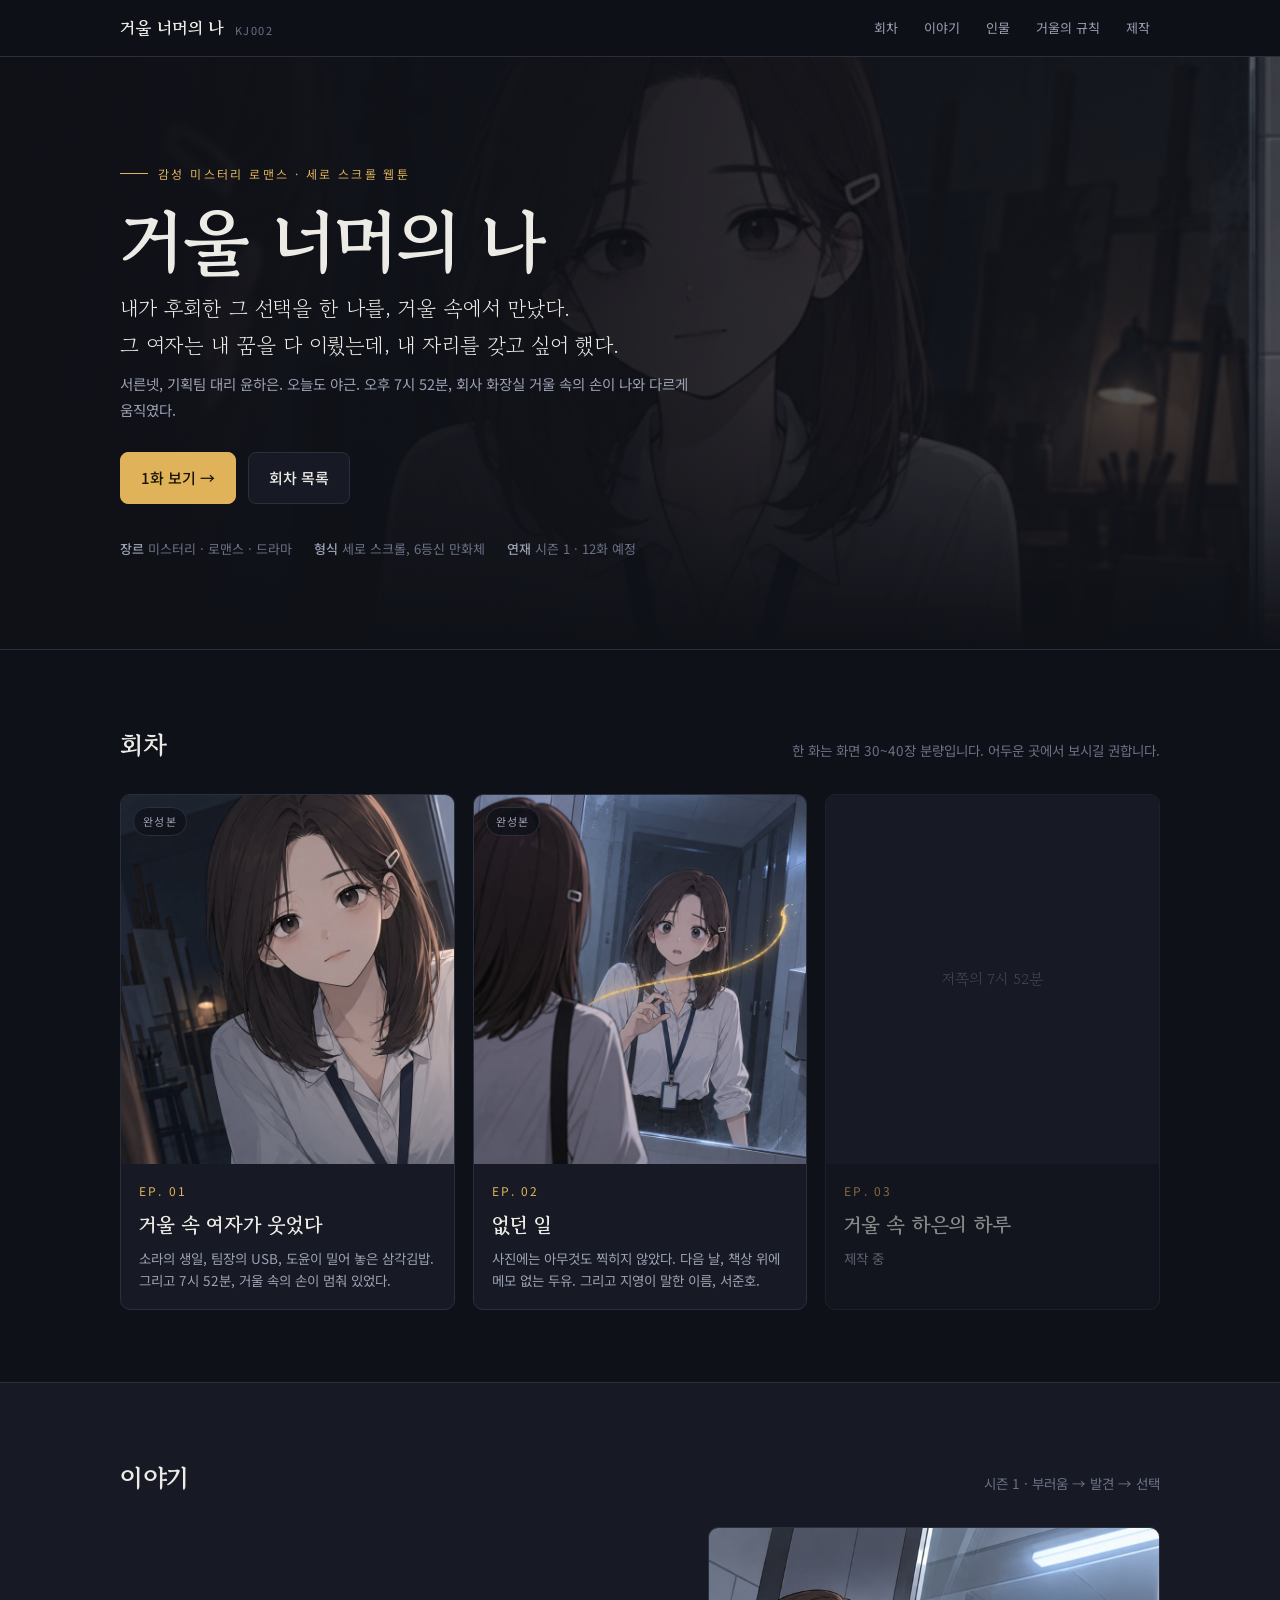
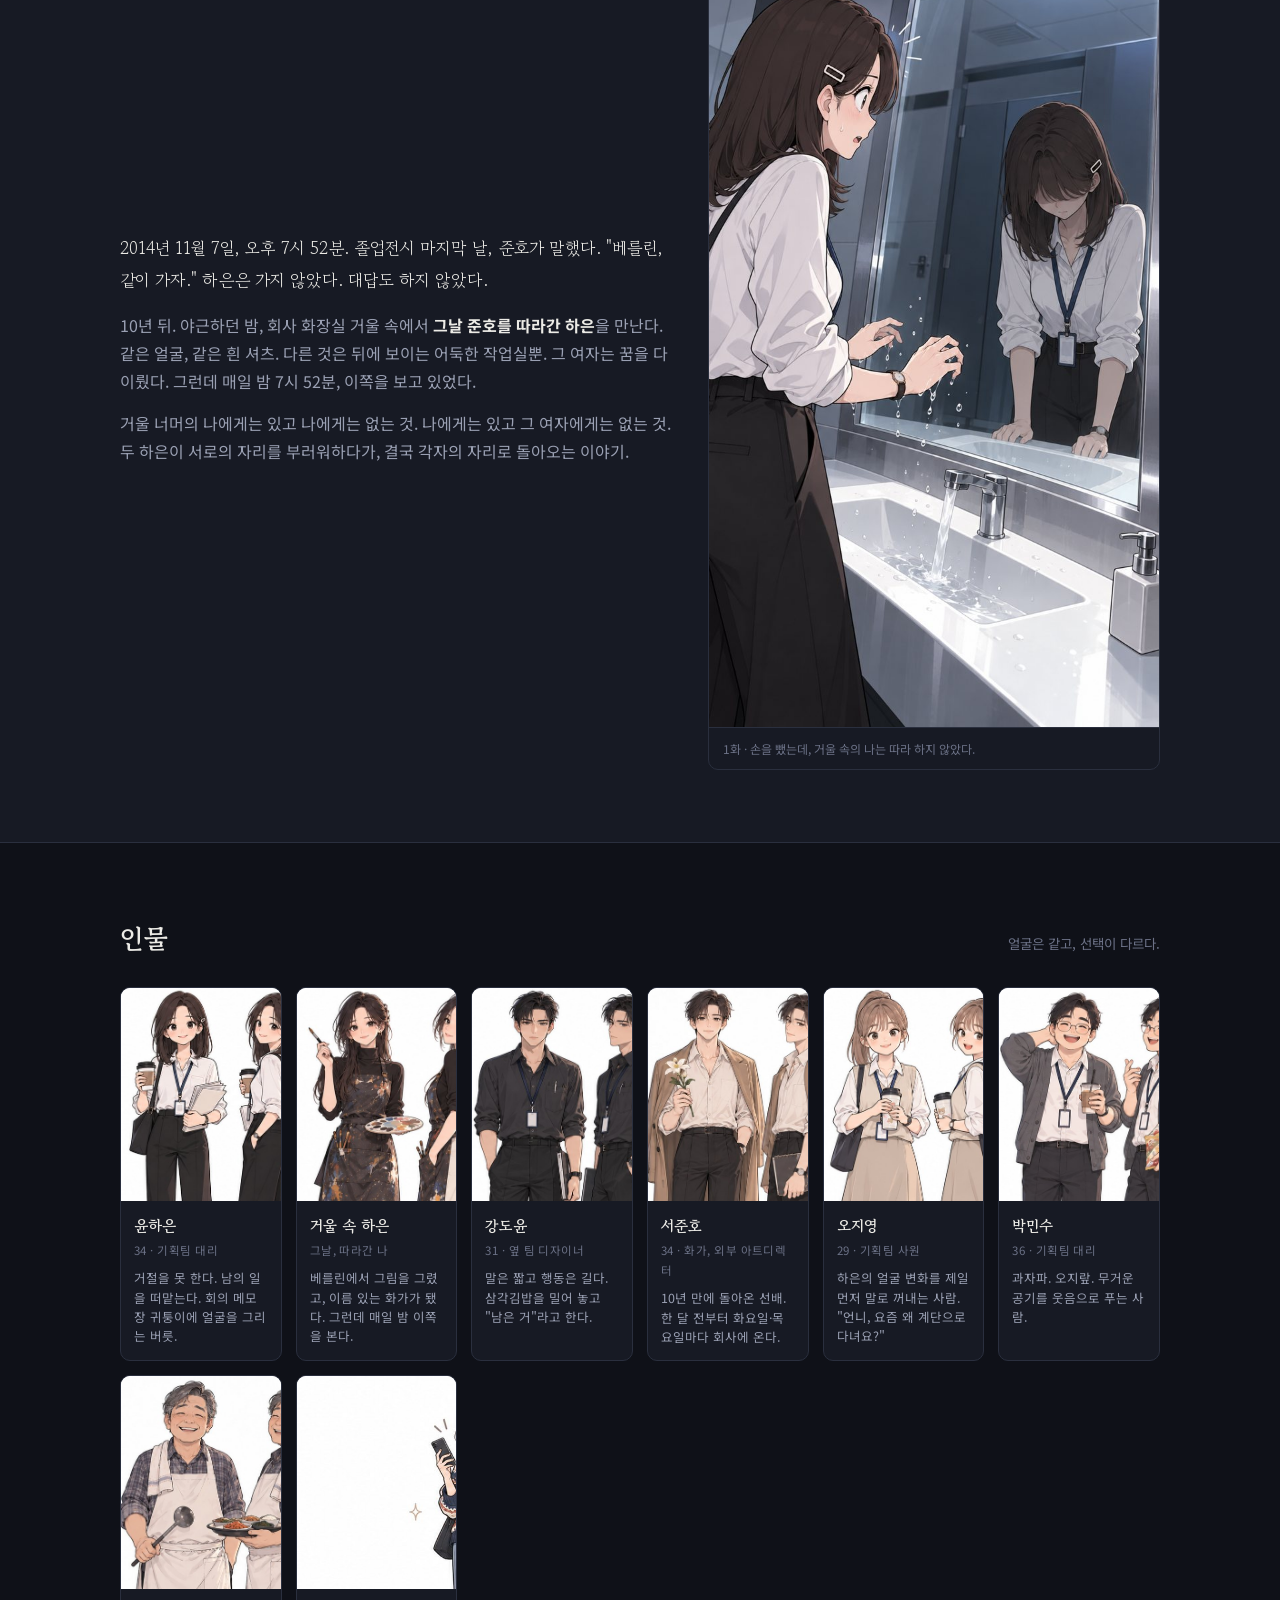
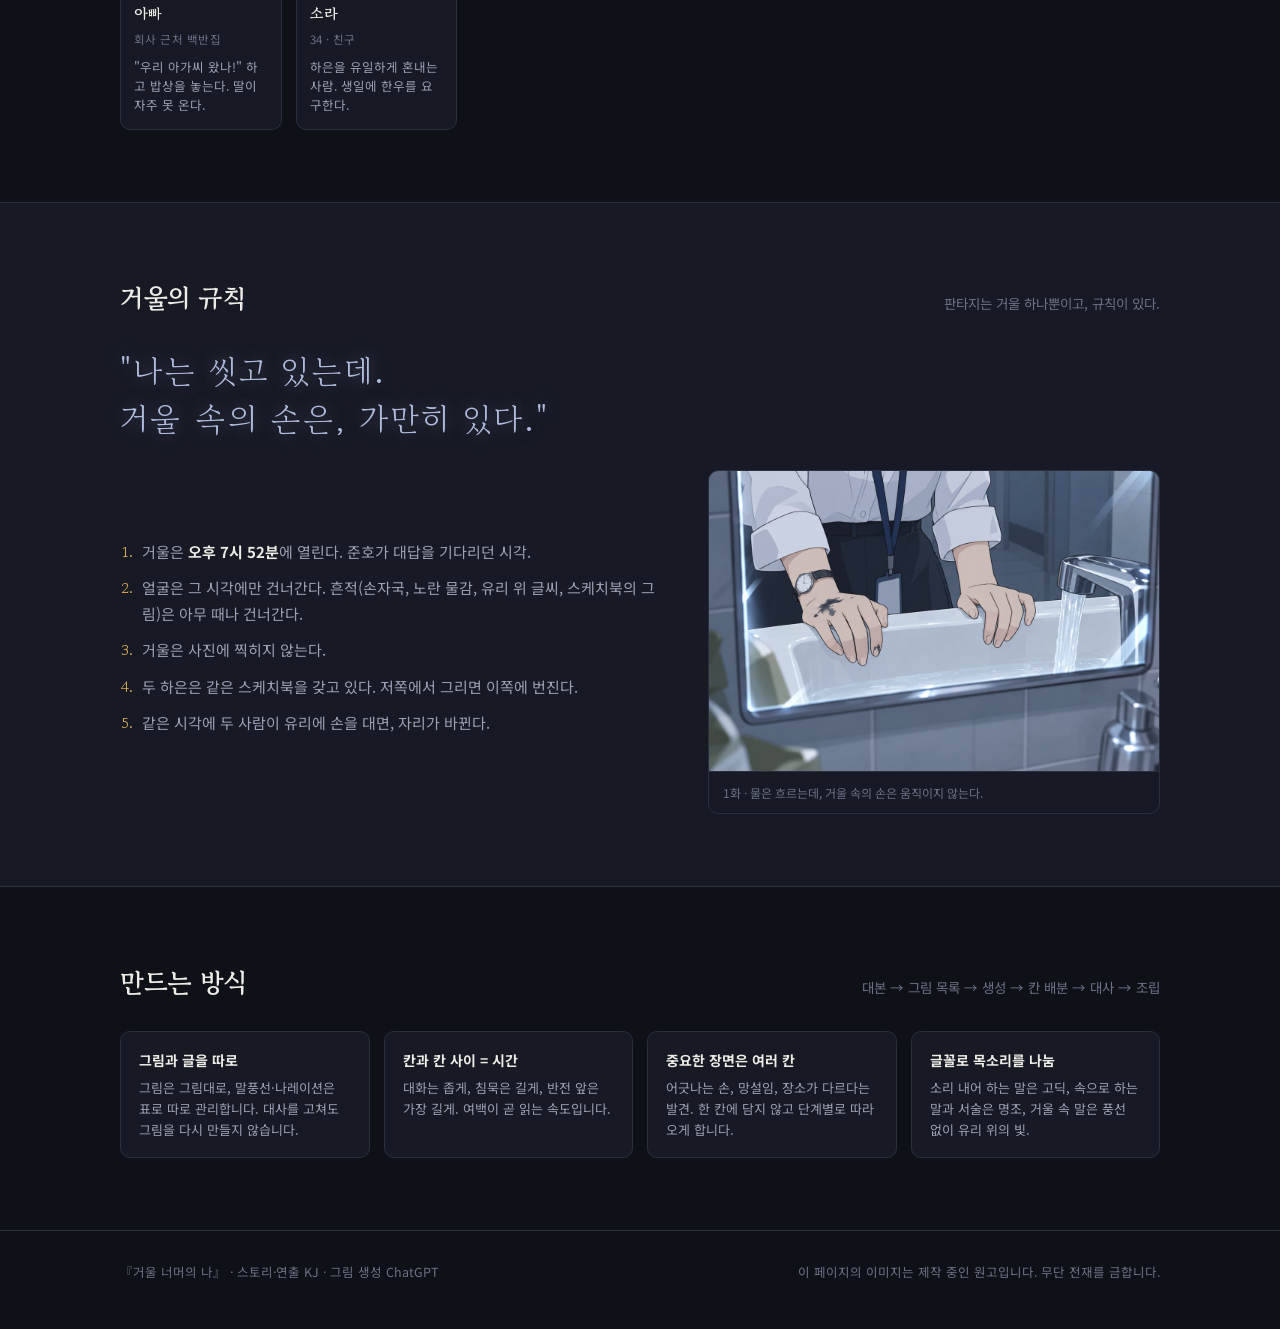
<file: web/v1/index.html>
<!doctype html>
<html lang="ko">
<head>
<meta charset="utf-8">
<meta name="viewport" content="width=device-width, initial-scale=1">
<title>거울 너머의 나</title>
<meta name="description" content="야근하던 밤, 회사 화장실 거울 속의 내가 나와 다르게 움직였다. 감성 미스터리 로맨스 웹툰 『거울 너머의 나』 소개 페이지.">
<meta property="og:title" content="거울 너머의 나">
<meta property="og:description" content="내가 후회한 그 선택을 한 나를, 거울 속에서 만났다.">
<meta property="og:image" content="img/hero/mirror.jpg">
<link rel="preconnect" href="https://fonts.googleapis.com">
<link rel="preconnect" href="https://fonts.gstatic.com" crossorigin>
<link href="https://fonts.googleapis.com/css2?family=Gowun+Batang:wght@400;700&family=Noto+Sans+KR:wght@400;500;700&display=swap" rel="stylesheet">
<link rel="stylesheet" href="style.css">
</head>
<body>

<header class="top">
  <div class="wrap">
    <a class="brand" href="./">거울 너머의 나<small>KJ002</small></a>
    <nav class="nav" aria-label="목차">
      <a href="#episodes">회차</a>
      <a href="#story">이야기</a>
      <a href="#cast">인물</a>
      <a href="#mirror">거울의 규칙</a>
      <a href="#how">제작</a>
    </nav>
  </div>
</header>

<section class="hero" style="padding:0">
  <div class="hero-art" role="img" aria-label="거울 속에서 이쪽을 바라보는 하은"></div>
  <div class="wrap">
    <span class="eyebrow">감성 미스터리 로맨스 · 세로 스크롤 웹툰</span>
    <h1 class="title">거울 너머의 나</h1>
    <p class="logline">내가 후회한 그 선택을 한 나를, 거울 속에서 만났다.<br>그 여자는 내 꿈을 다 이뤘는데, 내 자리를 갖고 싶어 했다.</p>
    <p class="sub">서른넷, 기획팀 대리 윤하은. 오늘도 야근. 오후 7시 52분, 회사 화장실 거울 속의 손이 나와 다르게 움직였다.</p>
    <div class="cta">
      <a class="btn primary" href="ep01.html">1화 보기 →</a>
      <a class="btn" href="#episodes">회차 목록</a>
    </div>
    <div class="meta">
      <span><b>장르</b> 미스터리 · 로맨스 · 드라마</span>
      <span><b>형식</b> 세로 스크롤, 6등신 만화체</span>
      <span><b>연재</b> 시즌 1 · 12화 예정</span>
    </div>
  </div>
</section>

<section id="episodes">
  <div class="wrap">
    <div class="sec-head"><h2>회차</h2><p>한 화는 화면 30~40장 분량입니다. 어두운 곳에서 보시길 권합니다.</p></div>
    <div class="episodes">
      <a class="ep" href="ep01.html">
        <span class="tag">완성본</span>
        <div class="cover"><img src="img/hero/ep01-cover.jpg" alt="1화 표지 — 거울 속에서 얼굴을 드는 하은" loading="lazy"></div>
        <div class="body">
          <div class="num">EP. 01</div>
          <h3>거울 속 여자가 웃었다</h3>
          <p>소라의 생일, 팀장의 USB, 도윤이 밀어 놓은 삼각김밥. 그리고 7시 52분, 거울 속의 손이 멈춰 있었다.</p>
        </div>
      </a>
      <a class="ep" href="ep02.html">
        <span class="tag">완성본</span>
        <div class="cover"><img src="img/hero/ep02-cover.jpg" alt="2화 표지 — 유리 위에 저절로 써지는 글씨" loading="lazy"></div>
        <div class="body">
          <div class="num">EP. 02</div>
          <h3>없던 일</h3>
          <p>사진에는 아무것도 찍히지 않았다. 다음 날, 책상 위에 메모 없는 두유. 그리고 지영이 말한 이름, 서준호.</p>
        </div>
      </a>
      <div class="ep soon" aria-hidden="true">
        <div class="cover">저쪽의 7시 52분</div>
        <div class="body">
          <div class="num">EP. 03</div>
          <h3>거울 속 하은의 하루</h3>
          <p>제작 중</p>
        </div>
      </div>
    </div>
  </div>
</section>

<section id="story" style="background:var(--ink);border-block:1px solid var(--line)">
  <div class="wrap">
    <div class="sec-head"><h2>이야기</h2><p>시즌 1 · 부러움 → 발견 → 선택</p></div>
    <div class="rules">
      <div>
        <p class="serif" style="font-size:17px;line-height:1.85;margin:0 0 16px">
          2014년 11월 7일, 오후 7시 52분. 졸업전시 마지막 날, 준호가 말했다. "베를린, 같이 가자." 하은은 가지 않았다. 대답도 하지 않았다.
        </p>
        <p style="color:var(--muted);margin:0 0 14px">
          10년 뒤. 야근하던 밤, 회사 화장실 거울 속에서 <b style="color:var(--text)">그날 준호를 따라간 하은</b>을 만난다. 같은 얼굴, 같은 흰 셔츠. 다른 것은 뒤에 보이는 어둑한 작업실뿐. 그 여자는 꿈을 다 이뤘다. 그런데 매일 밤 7시 52분, 이쪽을 보고 있었다.
        </p>
        <p style="color:var(--muted);margin:0">
          거울 너머의 나에게는 있고 나에게는 없는 것. 나에게는 있고 그 여자에게는 없는 것. 두 하은이 서로의 자리를 부러워하다가, 결국 각자의 자리로 돌아오는 이야기.
        </p>
      </div>
      <figure>
        <img src="img/hero/hand.jpg" alt="손을 물에서 뺀 하은과, 따라 하지 않는 거울 속 하은" loading="lazy">
        <figcaption>1화 · 손을 뺐는데, 거울 속의 나는 따라 하지 않았다.</figcaption>
      </figure>
    </div>
  </div>
</section>

<section id="cast">
  <div class="wrap">
    <div class="sec-head"><h2>인물</h2><p>얼굴은 같고, 선택이 다르다.</p></div>
    <div class="cast">
      <div class="who"><div class="face"><img src="img/chars/haeun.jpg" alt="윤하은" loading="lazy"></div><div class="body"><b>윤하은</b><small>34 · 기획팀 대리</small><p>거절을 못 한다. 남의 일을 떠맡는다. 회의 메모장 귀퉁이에 얼굴을 그리는 버릇.</p></div></div>
      <div class="who"><div class="face"><img src="img/chars/mirror.jpg" alt="거울 속 하은" loading="lazy"></div><div class="body"><b>거울 속 하은</b><small>그날, 따라간 나</small><p>베를린에서 그림을 그렸고, 이름 있는 화가가 됐다. 그런데 매일 밤 이쪽을 본다.</p></div></div>
      <div class="who"><div class="face"><img src="img/chars/doyun.jpg" alt="강도윤" loading="lazy"></div><div class="body"><b>강도윤</b><small>31 · 옆 팀 디자이너</small><p>말은 짧고 행동은 길다. 삼각김밥을 밀어 놓고 "남은 거"라고 한다.</p></div></div>
      <div class="who"><div class="face"><img src="img/chars/junho.jpg" alt="서준호" loading="lazy"></div><div class="body"><b>서준호</b><small>34 · 화가, 외부 아트디렉터</small><p>10년 만에 돌아온 선배. 한 달 전부터 화요일·목요일마다 회사에 온다.</p></div></div>
      <div class="who"><div class="face"><img src="img/chars/jiyoung.jpg" alt="오지영" loading="lazy"></div><div class="body"><b>오지영</b><small>29 · 기획팀 사원</small><p>하은의 얼굴 변화를 제일 먼저 말로 꺼내는 사람. "언니, 요즘 왜 계단으로 다녀요?"</p></div></div>
      <div class="who"><div class="face"><img src="img/chars/minsu.jpg" alt="박민수" loading="lazy"></div><div class="body"><b>박민수</b><small>36 · 기획팀 대리</small><p>과자파. 오지랖. 무거운 공기를 웃음으로 푸는 사람.</p></div></div>
      <div class="who"><div class="face"><img src="img/chars/appa.jpg" alt="아빠" loading="lazy"></div><div class="body"><b>아빠</b><small>회사 근처 백반집</small><p>"우리 아가씨 왔나!" 하고 밥상을 놓는다. 딸이 자주 못 온다.</p></div></div>
      <div class="who"><div class="face"><img src="img/chars/sora.jpg" alt="소라" loading="lazy"></div><div class="body"><b>소라</b><small>34 · 친구</small><p>하은을 유일하게 혼내는 사람. 생일에 한우를 요구한다.</p></div></div>
    </div>
  </div>
</section>

<section id="mirror" style="background:var(--ink);border-block:1px solid var(--line)">
  <div class="wrap">
    <div class="sec-head"><h2>거울의 규칙</h2><p>판타지는 거울 하나뿐이고, 규칙이 있다.</p></div>
    <p class="quote">"나는 씻고 있는데.<br>거울 속의 손은, 가만히 있다."</p>
    <div class="rules">
      <ol>
        <li>거울은 <b style="color:var(--text)">오후 7시 52분</b>에 열린다. 준호가 대답을 기다리던 시각.</li>
        <li>얼굴은 그 시각에만 건너간다. 흔적(손자국, 노란 물감, 유리 위 글씨, 스케치북의 그림)은 아무 때나 건너간다.</li>
        <li>거울은 사진에 찍히지 않는다.</li>
        <li>두 하은은 같은 스케치북을 갖고 있다. 저쪽에서 그리면 이쪽에 번진다.</li>
        <li>같은 시각에 두 사람이 유리에 손을 대면, 자리가 바뀐다.</li>
      </ol>
      <figure>
        <img src="img/hero/sink.jpg" alt="거울 속, 세면대에 가만히 얹힌 손" loading="lazy">
        <figcaption>1화 · 물은 흐르는데, 거울 속의 손은 움직이지 않는다.</figcaption>
      </figure>
    </div>
  </div>
</section>

<section id="how">
  <div class="wrap">
    <div class="sec-head"><h2>만드는 방식</h2><p>대본 → 그림 목록 → 생성 → 칸 배분 → 대사 → 조립</p></div>
    <div class="how">
      <div><b>그림과 글을 따로</b><p>그림은 그림대로, 말풍선·나레이션은 표로 따로 관리합니다. 대사를 고쳐도 그림을 다시 만들지 않습니다.</p></div>
      <div><b>칸과 칸 사이 = 시간</b><p>대화는 좁게, 침묵은 길게, 반전 앞은 가장 길게. 여백이 곧 읽는 속도입니다.</p></div>
      <div><b>중요한 장면은 여러 칸</b><p>어긋나는 손, 망설임, 장소가 다르다는 발견. 한 칸에 담지 않고 단계별로 따라오게 합니다.</p></div>
      <div><b>글꼴로 목소리를 나눔</b><p>소리 내어 하는 말은 고딕, 속으로 하는 말과 서술은 명조, 거울 속 말은 풍선 없이 유리 위의 빛.</p></div>
    </div>
  </div>
</section>

<footer>
  <div class="wrap">
    <span>『거울 너머의 나』 · 스토리·연출 KJ · 그림 생성 ChatGPT</span>
    <span>이 페이지의 이미지는 제작 중인 원고입니다. 무단 전재를 금합니다.</span>
  </div>
</footer>

</body>
</html>
</file>
<file: web/v1/style.css>
/* 『거울 너머의 나』 소개 페이지 v1 — 밤의 사무실과 거울 너머의 램프 하나 */
:root{
  --night:#0f1118;      /* 페이지 바탕: 형광등 꺼진 사무실 */
  --ink:#171a24;        /* 카드·패널 */
  --ink-2:#1f2330;
  --line:#2a2f3e;
  --text:#ecebe6;
  --muted:#9aa0b3;
  --dim:#6b7186;
  --lamp:#e0b35a;       /* 거울 너머의 스탠드 불빛 */
  --lamp-soft:rgba(224,179,90,.14);
  --glass:#aebbdc;      /* 유리 위 글씨 */
  --max:1080px;
  color-scheme:dark;
}
*{box-sizing:border-box}
html{scroll-behavior:smooth}
body{margin:0;background:var(--night);color:var(--text);
  font-family:"Noto Sans KR",-apple-system,"Apple SD Gothic Neo",system-ui,sans-serif;
  font-size:16px;line-height:1.75;-webkit-font-smoothing:antialiased}
a{color:inherit}
img{max-width:100%;display:block}
.serif{font-family:"Gowun Batang","Apple Myungjo",serif}
.wrap{max-width:var(--max);margin:0 auto;padding-inline:20px}

/* ── 상단 */
.top{position:sticky;top:0;z-index:20;background:rgba(15,17,24,.82);backdrop-filter:blur(10px);border-bottom:1px solid var(--line)}
.top .wrap{display:flex;align-items:center;justify-content:space-between;gap:16px;height:56px}
.brand{font-family:"Gowun Batang",serif;font-weight:700;font-size:17px;letter-spacing:.02em;text-decoration:none}
.brand small{font-family:"Noto Sans KR",sans-serif;font-weight:400;font-size:11px;color:var(--dim);margin-left:10px;letter-spacing:.14em}
.nav{display:flex;gap:6px;flex-wrap:wrap}
.nav a{font-size:13px;color:var(--muted);text-decoration:none;padding:6px 10px;border-radius:999px}
.nav a:hover,.nav a[aria-current]{color:var(--text);background:var(--ink-2)}

/* ── 히어로 */
.hero{position:relative;overflow:hidden;border-bottom:1px solid var(--line)}
.hero-art{position:absolute;inset:0;background:url(img/hero/mirror.jpg) center 30%/cover no-repeat;opacity:.55;filter:saturate(.85)}
.hero-art::after{content:"";position:absolute;inset:0;
  background:linear-gradient(90deg,rgba(15,17,24,.96) 0%,rgba(15,17,24,.86) 42%,rgba(15,17,24,.35) 100%),
             linear-gradient(180deg,rgba(15,17,24,0) 55%,var(--night) 100%)}
.hero .wrap{position:relative;padding-block:96px 88px;max-width:var(--max)}
.eyebrow{display:inline-flex;align-items:center;gap:10px;font-size:12px;letter-spacing:.2em;color:var(--lamp);text-transform:uppercase}
.eyebrow::before{content:"";width:28px;height:1px;background:var(--lamp)}
h1.title{font-family:"Gowun Batang",serif;font-weight:700;font-size:clamp(40px,7vw,72px);line-height:1.08;margin:18px 0 10px;letter-spacing:-.01em;text-wrap:balance}
.logline{font-family:"Gowun Batang",serif;font-size:clamp(17px,2.2vw,21px);color:var(--text);max-width:34em;margin:0 0 8px;text-wrap:balance}
.sub{color:var(--muted);font-size:14.5px;max-width:40em;margin:0 0 30px}
.cta{display:flex;flex-wrap:wrap;gap:12px}
.btn{display:inline-flex;align-items:center;gap:8px;padding:12px 20px;border-radius:8px;text-decoration:none;font-weight:500;font-size:15px;border:1px solid var(--line);color:var(--text);background:var(--ink)}
.btn.primary{background:var(--lamp);color:#1a1405;border-color:var(--lamp)}
.btn.primary:hover{filter:brightness(1.06)}
.btn:hover{border-color:var(--muted)}
.meta{display:flex;flex-wrap:wrap;gap:8px 22px;margin-top:34px;font-size:13px;color:var(--dim)}
.meta b{color:var(--muted);font-weight:500}

/* ── 섹션 공통 */
section{padding-block:72px}
.sec-head{display:flex;align-items:baseline;justify-content:space-between;gap:16px;margin-bottom:26px;flex-wrap:wrap}
h2{font-family:"Gowun Batang",serif;font-size:26px;font-weight:700;margin:0;letter-spacing:-.01em}
.sec-head p{margin:0;color:var(--dim);font-size:13.5px}

/* ── 회차 */
.episodes{display:grid;grid-template-columns:repeat(auto-fit,minmax(280px,1fr));gap:18px}
.ep{position:relative;display:block;text-decoration:none;background:var(--ink);border:1px solid var(--line);border-radius:10px;overflow:hidden;transition:transform .2s,border-color .2s}
.ep:hover{transform:translateY(-3px);border-color:var(--muted)}
.ep .cover{aspect-ratio:9/10;overflow:hidden;background:var(--ink-2)}
.ep .cover img{width:100%;height:100%;object-fit:cover;object-position:center 30%;transition:transform .5s}
.ep:hover .cover img{transform:scale(1.03)}
.ep .body{padding:16px 18px 18px}
.ep .num{font-size:12px;letter-spacing:.18em;color:var(--lamp)}
.ep h3{font-family:"Gowun Batang",serif;font-size:20px;margin:6px 0 6px;font-weight:700}
.ep p{margin:0;color:var(--muted);font-size:13.5px;line-height:1.6}
.ep .tag{position:absolute;top:12px;left:12px;font-size:11px;letter-spacing:.12em;padding:4px 9px;border-radius:999px;background:rgba(15,17,24,.75);border:1px solid var(--line);color:var(--muted)}
.ep.soon{opacity:.55;pointer-events:none}
.ep.soon .cover{display:grid;place-items:center;color:var(--dim);font-family:"Gowun Batang",serif;font-size:15px}

/* ── 인물 */
.cast{display:grid;grid-template-columns:repeat(auto-fit,minmax(150px,1fr));gap:14px}
.who{background:var(--ink);border:1px solid var(--line);border-radius:10px;overflow:hidden}
.who .face{aspect-ratio:3/4;overflow:hidden;background:#fff}
.who .face img{width:100%;height:100%;object-fit:cover;object-position:top}
.who .body{padding:12px 13px 14px}
.who b{font-family:"Gowun Batang",serif;font-size:15px;display:block}
.who small{display:block;color:var(--dim);font-size:11.5px;margin-top:1px;letter-spacing:.04em}
.who p{margin:8px 0 0;font-size:12.5px;color:var(--muted);line-height:1.55}

/* ── 세계관: 거울의 규칙 */
.rules{display:grid;grid-template-columns:1.1fr .9fr;gap:36px;align-items:center}
.rules ol{margin:0;padding-left:1.2em;color:var(--muted);font-size:15px}
.rules li{margin:0 0 10px;padding-left:4px}
.rules li::marker{color:var(--lamp);font-family:"Gowun Batang",serif}
.rules figure{margin:0;border-radius:10px;overflow:hidden;border:1px solid var(--line);background:var(--ink)}
.rules figcaption{padding:10px 14px;font-size:12px;color:var(--dim);border-top:1px solid var(--line)}
.quote{font-family:"Gowun Batang",serif;font-size:clamp(22px,3.4vw,32px);line-height:1.5;color:var(--glass);letter-spacing:.06em;margin:0 0 28px;text-wrap:balance;
  text-shadow:0 0 18px rgba(174,187,220,.35)}

/* ── 제작 방식 */
.how{display:grid;grid-template-columns:repeat(auto-fit,minmax(220px,1fr));gap:14px}
.how div{background:var(--ink);border:1px solid var(--line);border-radius:10px;padding:16px 18px}
.how b{display:block;font-size:14px;margin-bottom:6px}
.how p{margin:0;font-size:13px;color:var(--muted);line-height:1.6}

footer{border-top:1px solid var(--line);padding-block:30px 46px;color:var(--dim);font-size:12.5px}
footer .wrap{display:flex;flex-wrap:wrap;gap:8px 24px;justify-content:space-between}

/* ── 뷰어 */
body.reader{background:#0a0b10}
.reader-top{position:sticky;top:0;z-index:20;background:rgba(10,11,16,.85);backdrop-filter:blur(10px);border-bottom:1px solid var(--line)}
.reader-top .wrap{display:flex;align-items:center;justify-content:space-between;height:52px;gap:12px;max-width:760px}
.reader-top .t{font-family:"Gowun Batang",serif;font-size:15px}
.reader-top .t small{color:var(--dim);font-family:"Noto Sans KR",sans-serif;font-size:12px;margin-left:8px}
.reader-top a{font-size:13px;color:var(--muted);text-decoration:none}
.strip{max-width:720px;margin:0 auto;padding:0}
.strip img{width:100%;height:auto;display:block}
.reader-nav{max-width:720px;margin:0 auto;padding:36px 20px 70px;display:flex;justify-content:space-between;gap:12px;flex-wrap:wrap}
.reader-nav .btn{flex:1;justify-content:center;min-width:140px}
.reader-note{max-width:720px;margin:0 auto;padding:18px 20px 0;font-size:12.5px;color:var(--dim)}
.totop{position:fixed;right:18px;bottom:18px;width:42px;height:42px;border-radius:50%;background:var(--ink);border:1px solid var(--line);color:var(--muted);display:grid;place-items:center;text-decoration:none;font-size:18px}

@media (max-width:760px){
  .hero .wrap{padding-block:64px 56px}
  .rules{grid-template-columns:1fr}
  section{padding-block:52px}
  .nav a{padding:6px 8px}
}
@media (prefers-reduced-motion:reduce){*{transition:none!important;scroll-behavior:auto}}
:focus-visible{outline:2px solid var(--lamp);outline-offset:2px}
</file>
